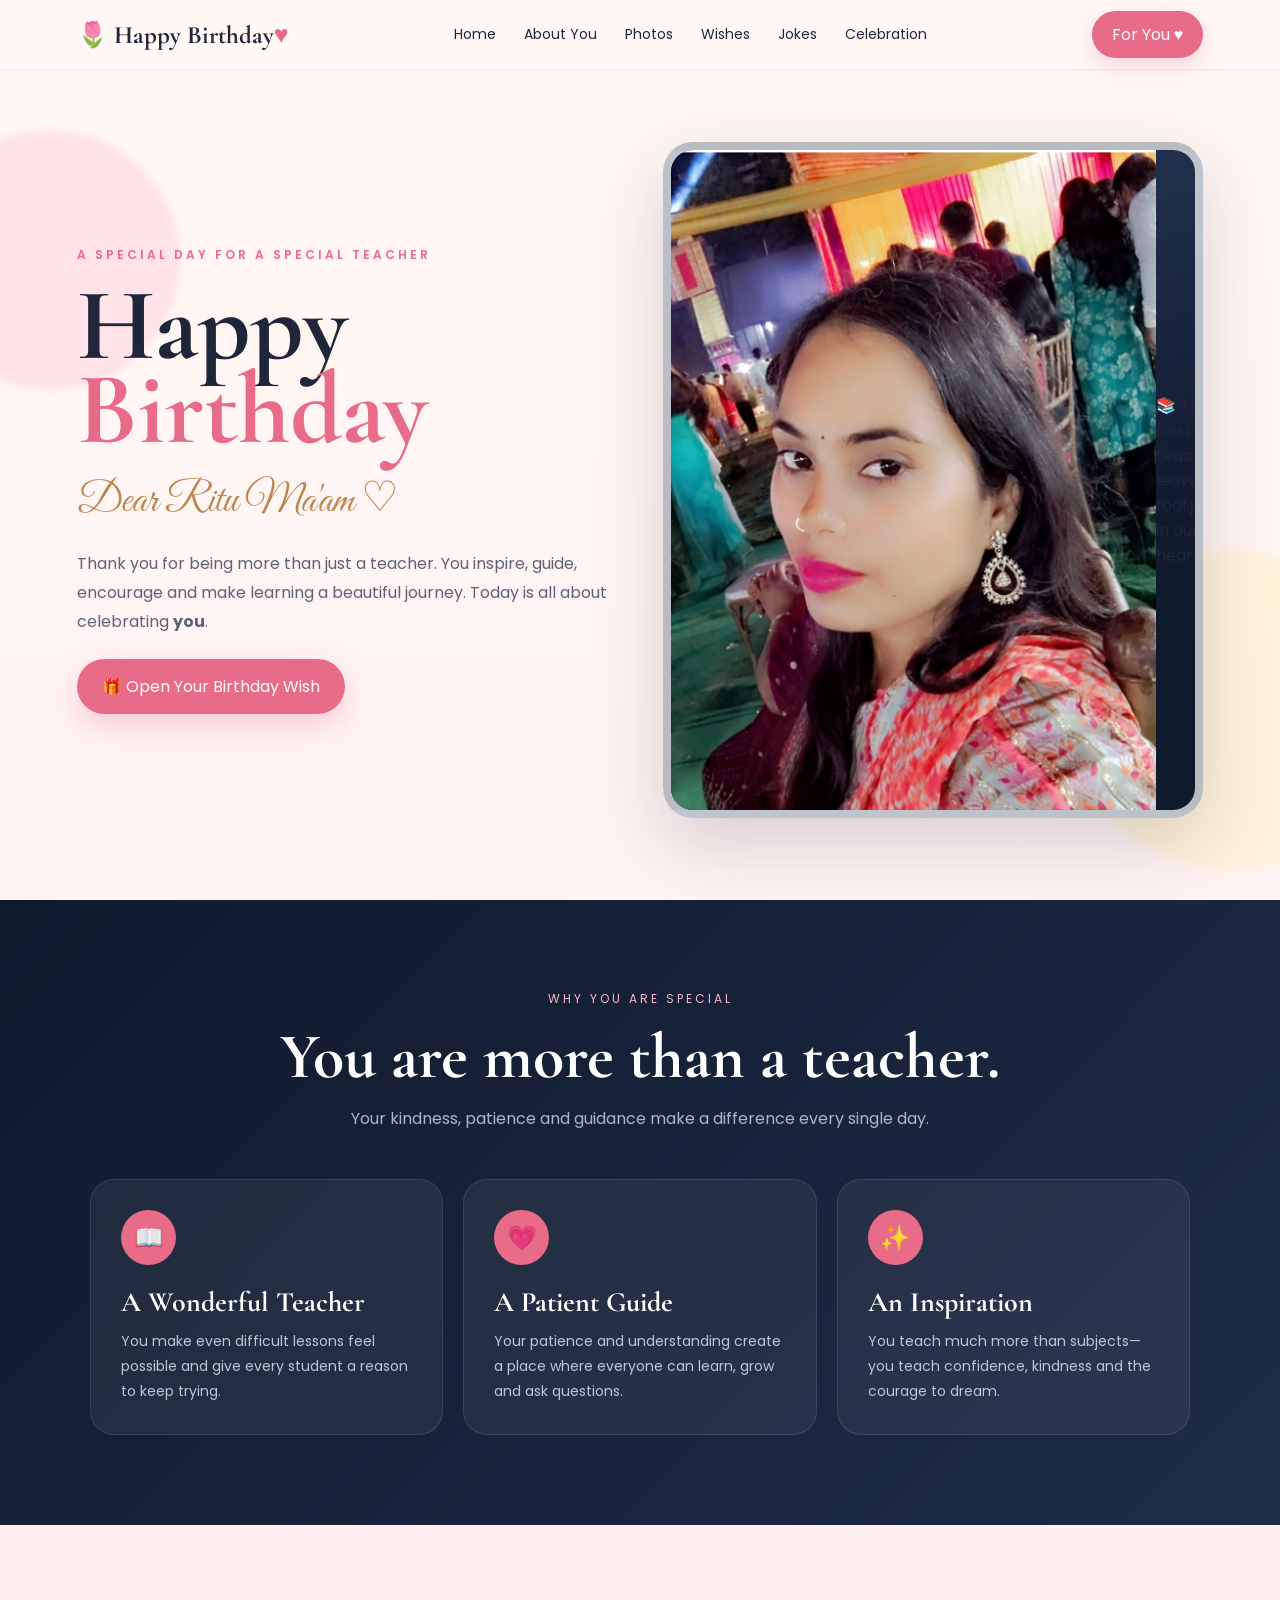
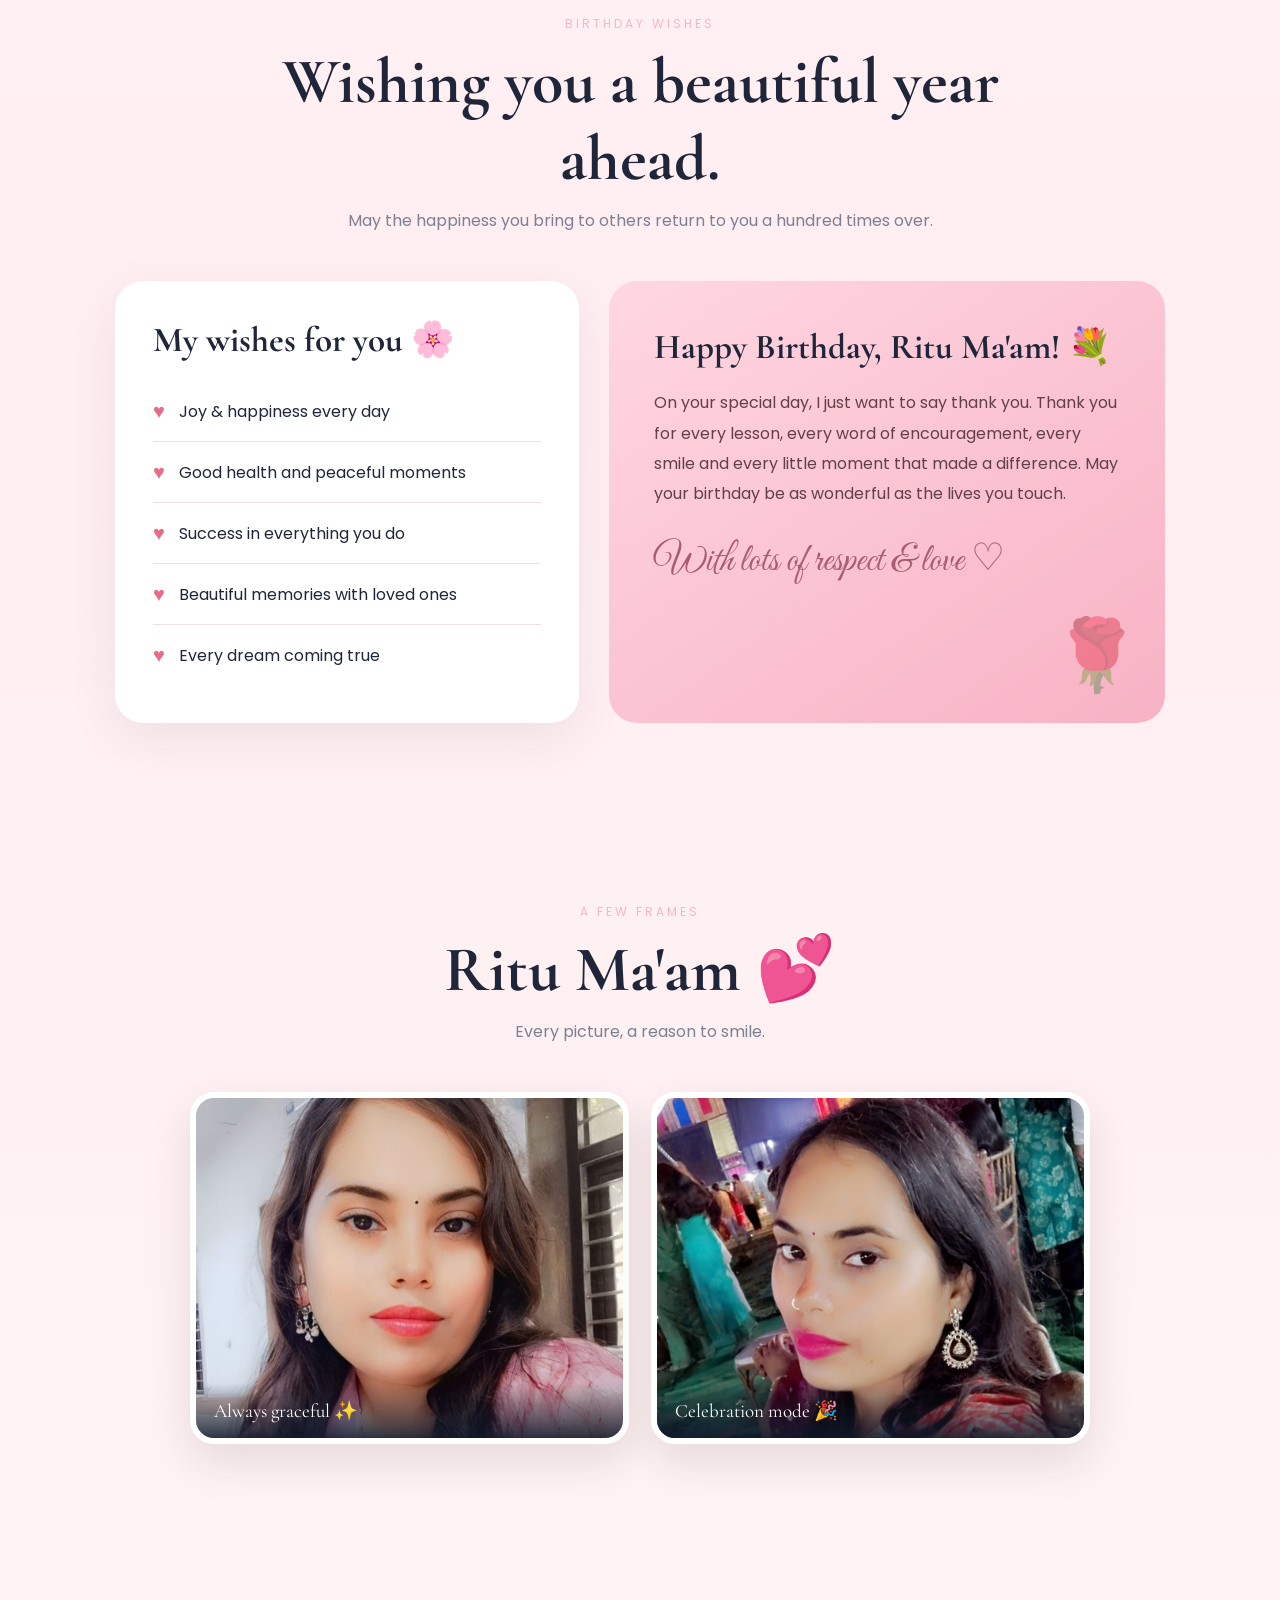
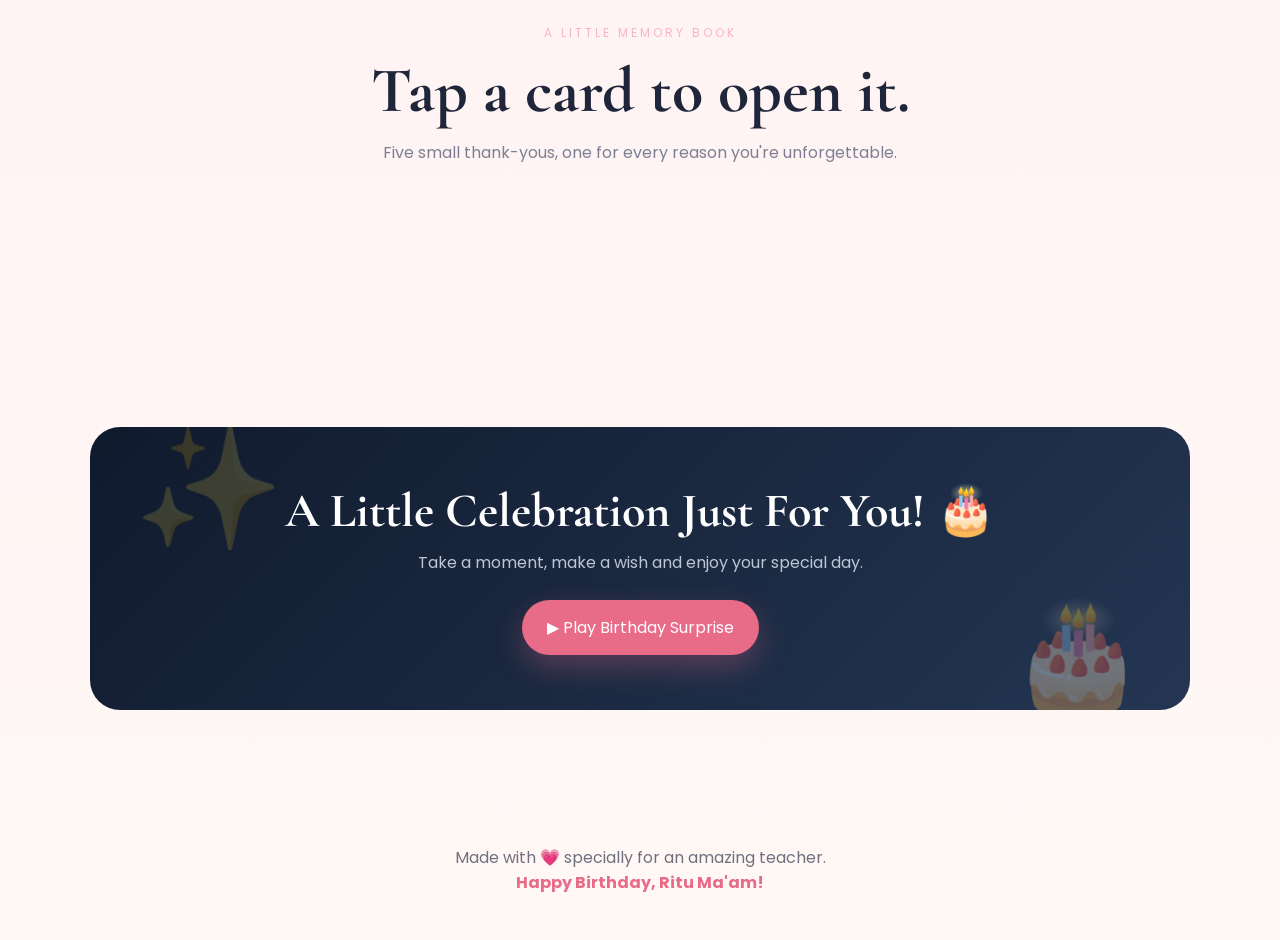
<file: index.html/index.html>
<!DOCTYPE html>
<html lang="en">
<head>
<meta charset="UTF-8">
<meta name="viewport" content="width=device-width, initial-scale=1.0">
<title>Happy Birthday, Ritu Ma'am! 💗</title>
<meta name="description" content="A special birthday celebration for an amazing teacher.">
<style>
@import url('https://fonts.googleapis.com/css2?family=Cormorant+Garamond:wght@500;600;700&family=Great+Vibes&family=Poppins:wght@400;500;600;700&display=swap');

:root{
  --navy:#101a2d;
  --navy2:#17243b;
  --pink:#e86b88;
  --pink2:#f7b6c5;
  --cream:#fff8f5;
  --gold:#d9ae6b;
  --text:#20263a;
}

*{box-sizing:border-box;margin:0;padding:0}
html{scroll-behavior:smooth}
body{
  font-family:Poppins,sans-serif;
  color:var(--text);
  background:linear-gradient(180deg,#fff8f5,#ffeef2 48%,#fff8f5);
  overflow-x:hidden;
}
a{text-decoration:none;color:inherit}
:focus-visible{outline:2px solid var(--pink);outline-offset:3px}

/* ---------- ambient balloons ---------- */
.balloon-field{position:fixed;inset:0;pointer-events:none;z-index:1;overflow:hidden}
.balloon{
  position:absolute;bottom:-140px;width:46px;height:58px;border-radius:50% 50% 50% 50%/58% 58% 42% 42%;
  opacity:.5;animation:rise linear infinite;
}
.balloon:after{content:"";position:absolute;left:50%;top:100%;width:1px;height:38px;background:rgba(120,90,70,.35);transform:translateX(-50%)}
@keyframes rise{
  0%{transform:translateY(0) translateX(0) rotate(-4deg)}
  50%{transform:translateY(-55vh) translateX(30px) rotate(4deg)}
  100%{transform:translateY(-115vh) translateX(-20px) rotate(-4deg)}
}

nav{
  position:fixed;top:0;left:0;right:0;z-index:20;
  height:70px;padding:0 6%;
  display:flex;align-items:center;justify-content:space-between;
  background:rgba(255,248,245,.82);
  backdrop-filter:blur(18px);
  border-bottom:1px solid rgba(217,174,107,.22);
}
.logo{
  font-family:"Cormorant Garamond",serif;font-size:25px;font-weight:700;
}
.logo span{color:var(--pink)}
.navlinks{display:flex;gap:28px;font-size:14px}
.navlinks a{transition:.25s;position:relative}
.navlinks a:hover{color:var(--pink)}
.navbtn{
  background:var(--pink);color:white;padding:11px 20px;border-radius:30px;
  box-shadow:0 8px 25px rgba(232,107,136,.25);
}

.hero{
  min-height:100vh;padding:120px 6% 60px;
  display:grid;grid-template-columns:1fr 1fr;align-items:center;gap:45px;
  position:relative;z-index:2;
}
.hero:before,.hero:after{
  content:"";position:absolute;border-radius:50%;filter:blur(3px);opacity:.55;z-index:-1
}
.hero:before{width:260px;height:260px;background:#ffd3df;left:-80px;top:130px}
.hero:after{width:320px;height:320px;background:#fff0c9;right:-110px;bottom:30px}

.kicker{color:var(--pink);font-weight:600;letter-spacing:3px;text-transform:uppercase;font-size:12px}
h1{
  font-family:"Cormorant Garamond",serif;
  font-size:clamp(64px,8vw,112px);line-height:.82;margin:20px 0;
}
h1 span{color:var(--pink)}
.script{font-family:"Great Vibes",cursive;color:#bd8750;font-size:42px}
.hero p{max-width:560px;margin:22px 0;color:#5f6372;line-height:1.8}
.cta{
  display:inline-flex;gap:10px;align-items:center;
  background:var(--pink);color:white;padding:15px 25px;border-radius:35px;
  box-shadow:0 12px 30px rgba(232,107,136,.3);
  transition:.25s;cursor:pointer;border:0;font:inherit
}
.cta:hover{transform:translateY(-3px);box-shadow:0 16px 35px rgba(232,107,136,.38)}

/* ---------- hero photo card ---------- */
.hero-card{
  position:relative;border-radius:30px;overflow:hidden;
  box-shadow:0 25px 70px rgba(40,35,50,.18);
  border:8px solid rgba(255,255,255,.7);
  aspect-ratio:4/5;
  background:linear-gradient(160deg,#2a3a5c,#101a2d 65%);
  display:flex;align-items:center;justify-content:center;
}
.hero-card svg{width:100%;height:100%}
.hero-card img{width:100%;height:100%;object-fit:cover;object-position:center 18%;display:block}

/* ---------- photo gallery ---------- */
.gallery{
  max-width:900px;margin:auto;display:grid;grid-template-columns:1fr 1fr;gap:22px
}
.gallery figure{
  margin:0;border-radius:24px;overflow:hidden;position:relative;
  box-shadow:0 18px 45px rgba(50,35,45,.12);border:6px solid #fff;
  transition:.35s
}
.gallery figure:hover{transform:translateY(-6px) rotate(-1deg)}
.gallery figure:nth-child(2):hover{transform:translateY(-6px) rotate(1deg)}
.gallery img{width:100%;height:340px;object-fit:cover;display:block}
.gallery figcaption{
  position:absolute;bottom:0;left:0;right:0;padding:16px 18px;
  background:linear-gradient(0deg,rgba(16,26,45,.85),transparent);
  color:#fff;font-family:"Cormorant Garamond",serif;font-size:19px
}
@media(max-width:700px){.gallery{grid-template-columns:1fr}}


/* ---------- Small phones ---------- */

@media (max-width: 380px) {

  #jokes .section-title h2 {
    font-size: 31px;
  }

  #jokes .joke-box {
    padding: 28px 16px;
  }

  #jokes .joke-box p {
    font-size: 20px;
  }
}

/* ---------- Reduced motion ---------- */

@media (prefers-reduced-motion: reduce) {

  #jokes *,
  #jokes *::before,
  #jokes *::after {
    animation: none !important;
    transition: none !important;
  }

  #jokes .reveal {
    opacity: 1;
    transform: none;
  }
}
.section{padding:90px 6%;position:relative;z-index:2}
.dark{
  background:linear-gradient(135deg,var(--navy),#1e2c46);
  color:white;
}
.section-title{text-align:center;max-width:760px;margin:0 auto 45px}
.section-title .small{color:var(--pink2);letter-spacing:3px;text-transform:uppercase;font-size:12px}
.section-title h2{
  font-family:"Cormorant Garamond",serif;font-size:clamp(42px,5vw,64px);margin:10px 0
}
.section-title p{color:#aeb6c6;line-height:1.8}
.section:not(.dark) .section-title p{color:#7c8092}

.reveal{opacity:0;transform:translateY(28px);transition:opacity .7s ease, transform .7s ease}
.reveal.in{opacity:1;transform:translateY(0)}

.cards{
  max-width:1100px;margin:auto;display:grid;
  grid-template-columns:repeat(3,1fr);gap:20px
}
.card{
  padding:30px;border-radius:24px;
  background:rgba(255,255,255,.06);
  border:1px solid rgba(255,255,255,.1);
  transition:.3s
}
.card:hover{transform:translateY(-8px);background:rgba(255,255,255,.1)}
.icon{
  width:55px;height:55px;border-radius:50%;display:grid;place-items:center;
  background:var(--pink);font-size:24px;margin-bottom:20px
}
.card h3{font-family:"Cormorant Garamond",serif;font-size:28px;margin-bottom:10px}
.card p{color:#bfc6d4;line-height:1.8;font-size:14px}

.wishes{
  max-width:1050px;margin:auto;display:grid;grid-template-columns:1fr 1.2fr;
  gap:30px;align-items:stretch
}
.wish-list{
  background:white;border-radius:28px;padding:38px;
  box-shadow:0 15px 50px rgba(50,35,45,.08)
}
.wish-list h3,.note h3{
  font-family:"Cormorant Garamond",serif;font-size:35px;margin-bottom:20px
}
.wish{
  display:flex;gap:14px;align-items:center;padding:15px 0;
  border-bottom:1px solid #f2dfe4
}
.wish:last-child{border-bottom:0}
.heart{color:var(--pink);font-size:20px}
.note{
  background:linear-gradient(145deg,#ffd7e1,#f7b2c4);
  border-radius:28px;padding:45px;position:relative;overflow:hidden
}
.note:after{content:"🌹";position:absolute;right:25px;bottom:15px;font-size:70px;opacity:.35}
.note p{line-height:1.9;color:#633f4a}
.signature{font-family:"Great Vibes";font-size:38px;color:#a85c70;margin-top:25px}

/* ---------- memory book (flip cards, new signature element) ---------- */
.memory-strip{
  max-width:1100px;margin:0 auto;display:flex;gap:20px;overflow-x:auto;
  padding:10px 4px 24px;scroll-snap-type:x mandatory
}
.memory-strip::-webkit-scrollbar{height:6px}
.memory-strip::-webkit-scrollbar-thumb{background:var(--pink2);border-radius:10px}
.mem-card{
  flex:0 0 220px;height:280px;scroll-snap-align:start;perspective:1200px;cursor:pointer
}
.mem-inner{
  position:relative;width:100%;height:100%;transition:transform .6s;transform-style:preserve-3d
}
.mem-card.flipped .mem-inner{transform:rotateY(180deg)}
.mem-face{
  position:absolute;inset:0;border-radius:22px;backface-visibility:hidden;
  display:flex;flex-direction:column;align-items:center;justify-content:center;
  padding:22px;text-align:center;box-shadow:0 15px 40px rgba(50,35,45,.12)
}
.mem-front{background:linear-gradient(150deg,#fff,#ffeef2);border:1px solid #f6dbe3}
.mem-front .num{font-family:"Cormorant Garamond",serif;font-size:15px;color:var(--pink);letter-spacing:2px}
.mem-front .emoji{font-size:44px;margin:14px 0}
.mem-front .tap{font-size:11px;color:#9a94a0;text-transform:uppercase;letter-spacing:2px}
.mem-back{background:linear-gradient(150deg,var(--navy),#25365a);color:#e9edf5;transform:rotateY(180deg)}
.mem-back p{font-size:14px;line-height:1.7}

.celebrate{
  max-width:1100px;margin:auto;border-radius:30px;padding:55px;
  background:linear-gradient(135deg,#101a2d,#243653);
  color:white;text-align:center;position:relative;overflow:hidden
}
.celebrate:before{
  content:"✨";position:absolute;font-size:120px;left:4%;top:-30px;opacity:.18
}
.celebrate:after{
  content:"🎂";position:absolute;font-size:110px;right:4%;bottom:-30px;opacity:.35
}
.celebrate h2{font-family:"Cormorant Garamond";font-size:48px}
.celebrate p{color:#bdc6d4;margin:10px 0 25px}

footer{text-align:center;padding:45px 20px;color:#6f7180;position:relative;z-index:2}
footer strong{color:var(--pink)}

.modal{
  position:fixed;inset:0;background:rgba(7,12,22,.78);
  display:none;align-items:center;justify-content:center;z-index:50;
  padding:20px;backdrop-filter:blur(8px)
}
.modal.show{display:flex}
.modal-box{
  max-width:520px;width:100%;background:var(--cream);border-radius:30px;
  padding:42px;text-align:center;box-shadow:0 30px 100px rgba(0,0,0,.35);
  animation:pop .45s ease
}
.modal-box .big{font-size:60px}
.modal-box h2{font-family:"Cormorant Garamond";font-size:45px;margin:10px 0}
.modal-box p{line-height:1.8;color:#666}
.close{margin-top:22px;background:var(--navy);color:white;border:0;padding:12px 24px;border-radius:25px;cursor:pointer}

canvas#confetti-canvas{position:fixed;inset:0;z-index:60;pointer-events:none}

@keyframes pop{from{transform:scale(.8);opacity:0}to{transform:scale(1);opacity:1}}

@media(max-width:850px){
  .navlinks{display:none}
  .hero{grid-template-columns:1fr;padding-top:110px}
  .cards{grid-template-columns:1fr}
  .wishes{grid-template-columns:1fr}
  .hero-card{order:-1}
  h1{font-size:72px}
}

@media (prefers-reduced-motion: reduce){
  *{animation-duration:.001ms !important;animation-iteration-count:1 !important;transition-duration:.001ms !important}
}

/* ================= RESPONSIVE FIX ================= */

html, body {
  width: 100%;
  max-width: 100%;
  overflow-x: hidden;
}

img, svg, canvas {
  max-width: 100%;
}

button, a {
  -webkit-tap-highlight-color: transparent;
}

nav {
  min-height: 70px;
}

.navbtn {
  white-space: nowrap;
}

.hero-card {
  width: 100%;
}

.hero-card .floating {
  max-width: 90%;
}

/* Tablet */
@media (max-width: 1024px) {
  nav {
    padding: 0 4%;
  }

  .navlinks {
    gap: 16px;
    font-size: 13px;
  }

  .navbtn {
    padding: 10px 15px;
  }

  .hero,
  .section {
    padding-left: 5%;
    padding-right: 5%;
  }

  .hero {
    gap: 30px;
  }

  .hero-card {
    max-width: 480px;
    margin-inline: auto;
  }

  .cards {
    grid-template-columns: repeat(2, minmax(0, 1fr));
  }

  .cards .card:last-child {
    grid-column: 1 / -1;
  }

  .wishes {
    grid-template-columns: 1fr;
    max-width: 850px;
  }

  .gallery {
    max-width: 850px;
  }

  .celebrate {
    padding: 45px 30px;
  }
}

/* Mobile */
@media (max-width: 850px) {
  nav {
    height: auto;
    min-height: 64px;
    padding: 12px 5%;
    gap: 12px;
  }

  .logo {
    font-size: 21px;
  }

  .navlinks {
    display: none;
  }

  .navbtn {
    font-size: 12px;
    padding: 9px 14px;
  }

  .hero {
    min-height: auto;
    grid-template-columns: 1fr;
    padding-top: 105px;
    padding-bottom: 55px;
    text-align: center;
  }

  .hero > div:first-child {
    order: 2;
  }

  .hero-card {
    order: 1;
    width: min(100%, 430px);
    margin: 0 auto;
    aspect-ratio: 4 / 5;
  }

  .kicker {
    letter-spacing: 2px;
    font-size: 10px;
  }

  h1 {
    font-size: clamp(58px, 17vw, 82px);
    line-height: .85;
  }

  .script {
    font-size: clamp(32px, 10vw, 44px);
  }

  .hero p {
    margin: 18px auto 22px;
    max-width: 650px;
    font-size: 14px;
    line-height: 1.7;
  }

  .cta {
    max-width: 100%;
    justify-content: center;
    padding: 13px 18px;
    font-size: 13px;
  }

  .section {
    padding: 65px 5%;
  }

  .section-title {
    margin-bottom: 32px;
  }

  .section-title h2 {
    font-size: clamp(36px, 10vw, 52px);
    line-height: 1;
  }

  .section-title p {
    font-size: 14px;
    line-height: 1.7;
  }

  .cards {
    grid-template-columns: 1fr;
    gap: 16px;
  }

  .cards .card:last-child {
    grid-column: auto;
  }

  .card {
    padding: 24px;
  }

  .card h3 {
    font-size: 26px;
  }

  .wishes {
    gap: 18px;
  }

  .wish-list,
  .note {
    padding: 26px 22px;
    border-radius: 22px;
  }

  .wish-list h3,
  .note h3 {
    font-size: 30px;
  }

  .wish {
    align-items: flex-start;
    line-height: 1.5;
    font-size: 14px;
  }

  .signature {
    font-size: 32px;
  }

  .gallery {
    grid-template-columns: 1fr;
    gap: 16px;
  }

  .gallery figure {
    border-width: 4px;
  }

  .gallery img {
    height: auto;
    aspect-ratio: 4 / 3;
  }

  .gallery figcaption {
    padding: 13px 15px;
    font-size: 17px;
  }

  .memory-strip {
    gap: 14px;
    padding-bottom: 18px;
    scroll-padding-left: 4px;
  }

  .mem-card {
    flex-basis: min(78vw, 260px);
    height: 300px;
  }

  .celebrate {
    padding: 42px 20px;
    border-radius: 24px;
  }

  .celebrate h2 {
    font-size: clamp(34px, 9vw, 48px);
    line-height: 1;
  }

  .celebrate p {
    font-size: 14px;
    line-height: 1.7;
  }

  .modal {
    padding: 14px;
  }

  .modal-box {
    padding: 30px 20px;
    border-radius: 24px;
    max-height: 90vh;
    overflow-y: auto;
  }

  .modal-box .big {
    font-size: 48px;
  }

  .modal-box h2 {
    font-size: 36px;
    line-height: 1.05;
  }

  .modal-box p {
    font-size: 14px;
    line-height: 1.7;
  }

  footer {
    padding: 35px 15px;
    font-size: 13px;
    line-height: 1.7;
  }
}

/* Small phones */
@media (max-width: 480px) {
  nav {
    padding: 10px 4%;
  }

  .logo {
    font-size: 18px;
  }

  .navbtn {
    font-size: 11px;
    padding: 8px 12px;
  }

  .hero {
    padding-left: 4%;
    padding-right: 4%;
    padding-top: 92px;
  }

  .hero-card {
    border-width: 5px;
    border-radius: 22px;
  }

  h1 {
    font-size: clamp(52px, 18vw, 72px);
  }

  .hero p {
    font-size: 13px;
  }

  .section {
    padding: 55px 4%;
  }

  .section-title h2 {
    font-size: clamp(32px, 10vw, 44px);
  }

  .section-title .small {
    font-size: 10px;
    letter-spacing: 2px;
  }

  .card {
    padding: 21px;
    border-radius: 20px;
  }

  .icon {
    width: 48px;
    height: 48px;
    font-size: 21px;
    margin-bottom: 15px;
  }

  .card h3 {
    font-size: 24px;
  }

  .card p {
    font-size: 13px;
  }

  .wish-list,
  .note {
    padding: 23px 18px;
  }

  .wish-list h3,
  .note h3 {
    font-size: 27px;
  }

  .note:after {
    font-size: 52px;
    right: 12px;
    bottom: 8px;
  }

  .mem-card {
    flex-basis: 82vw;
    height: 285px;
  }

  .celebrate {
    padding: 36px 16px;
  }

  .celebrate:before {
    font-size: 80px;
  }

  .celebrate:after {
    font-size: 75px;
  }

  .modal-box {
    padding: 25px 17px;
  }

  .modal-box h2 {
    font-size: 31px;
  }
}

/* Very small phones */
@media (max-width: 360px) {
  .logo {
    font-size: 16px;
  }

  .navbtn {
    font-size: 10px;
    padding: 7px 10px;
  }

  h1 {
    font-size: 50px;
  }

  .script {
    font-size: 31px;
  }

  .cta {
    width: 100%;
  }

  .mem-card {
    flex-basis: 86vw;
  }
}

/* Touch devices: remove hover movement */
@media (hover: none) {
  .card:hover,
  .gallery figure:hover,
  .cta:hover {
    transform: none;
  }
}

</style>
</head>
<body>

<div class="balloon-field" id="balloonField" aria-hidden="true"></div>

<nav>
  <div class="logo">🌷 Happy Birthday<span>♥</span></div>
  <div class="navlinks">
    <a href="#home">Home</a>
    <a href="#about">About You</a>
    <a href="#gallery">Photos</a>
    <a href="#wishes">Wishes</a>
    <a href="#jokes">Jokes</a>
    <a href="#celebrate">Celebration</a>
  </div>
  <a class="navbtn" href="#wishes">For You ♥</a>
</nav>

<main id="home">
<section class="hero">
  <div>
    <div class="kicker">A special day for a special teacher</div>
    <h1>Happy<br><span>Birthday</span></h1>
    <div class="script">Dear Ritu Ma'am ♡</div>
    <p>
      Thank you for being more than just a teacher.
      You inspire, guide, encourage and make learning a beautiful journey.
      Today is all about celebrating <strong>you</strong>.
    </p>
    <button class="cta" onclick="openWish()">🎁 Open Your Birthday Wish</button>
  </div>

  <div class="hero-card">
    <img src="images/ritu-2.jpeg" alt="Ritu Ma'am">
    <div class="floating">📚 The best teachers leave footprints in our hearts.</div>
  </div>
</section>

<section class="section dark" id="about">
  <div class="section-title reveal">
    <div class="small">Why you are special</div>
    <h2>You are more than a teacher.</h2>
    <p>Your kindness, patience and guidance make a difference every single day.</p>
  </div>

  <div class="cards">
    <div class="card reveal">
      <div class="icon">📖</div>
      <h3>A Wonderful Teacher</h3>
      <p>You make even difficult lessons feel possible and give every student a reason to keep trying.</p>
    </div>
    <div class="card reveal">
      <div class="icon">💗</div>
      <h3>A Patient Guide</h3>
      <p>Your patience and understanding create a place where everyone can learn, grow and ask questions.</p>
    </div>
    <div class="card reveal">
      <div class="icon">✨</div>
      <h3>An Inspiration</h3>
      <p>You teach much more than subjects—you teach confidence, kindness and the courage to dream.</p>
    </div>
  </div>
</section>

<section class="section" id="wishes">
  <div class="section-title reveal">
    <div class="small">Birthday wishes</div>
    <h2>Wishing you a beautiful year ahead.</h2>
    <p>May the happiness you bring to others return to you a hundred times over.</p>
  </div>

  <div class="wishes">
    <div class="wish-list reveal">
      <h3>My wishes for you 🌸</h3>
      <div class="wish"><span class="heart">♥</span> Joy & happiness every day</div>
      <div class="wish"><span class="heart">♥</span> Good health and peaceful moments</div>
      <div class="wish"><span class="heart">♥</span> Success in everything you do</div>
      <div class="wish"><span class="heart">♥</span> Beautiful memories with loved ones</div>
      <div class="wish"><span class="heart">♥</span> Every dream coming true</div>
    </div>

    <div class="note reveal">
      <h3>Happy Birthday, Ritu Ma'am! 💐</h3>
      <p>
        On your special day, I just want to say thank you.
        Thank you for every lesson, every word of encouragement,
        every smile and every little moment that made a difference.
        May your birthday be as wonderful as the lives you touch.
      </p>
      <div class="signature">With lots of respect & love ♡</div>
    </div>
  </div>
</section>

<section class="section" id="gallery">
  <div class="section-title reveal">
    <div class="small">A few frames</div>
    <h2>Ritu Ma'am 💕</h2>
    <p>Every picture, a reason to smile.</p>
  </div>
  <div class="gallery">
    <figure class="reveal">
      <img src="images/ritu-1.jpeg" alt="Ritu Ma'am smiling">
      <figcaption>Always graceful ✨</figcaption>
    </figure>
    <figure class="reveal">
      <img src="images/ritu-2.jpeg" alt="Ritu Ma'am at a celebration">
      <figcaption>Celebration mode 🎉</figcaption>
    </figure>
  </div>
</section>

 


<section class="section" id="memories">
  <div class="section-title reveal">
    <div class="small">A little memory book</div>
    <h2>Tap a card to open it.</h2>
    <p>Five small thank-yous, one for every reason you're unforgettable.</p>
  </div>
  <div class="memory-strip" id="memoryStrip"></div>
</section>

<section class="section" id="celebrate">
  <div class="celebrate reveal">
    <h2>A Little Celebration Just For You! 🎂</h2>
    <p>Take a moment, make a wish and enjoy your special day.</p>
    <button class="cta" onclick="openWish()">▶ Play Birthday Surprise</button>
  </div>
</section>
</main>

<footer>
  Made with 💗 specially for an amazing teacher.<br>
  <strong>Happy Birthday, Ritu Ma'am!</strong>
</footer>

<div class="modal" id="modal" onclick="if(event.target===this)closeWish()">
  <div class="modal-box">
    <div class="big">🎂🌷✨</div>
    <h2>Happy Birthday, Ritu Ma'am!</h2>
    <p>
      May your day be filled with smiles, flowers, wonderful memories
      and all the happiness you deserve. Thank you for being the light
      that guides us. 💗
    </p>
    <button class="close" onclick="closeWish()">Close ♥</button>
  </div>
</div>

<canvas id="confetti-canvas"></canvas>

<script>
/* ---------------- modal + confetti (canvas based, smooth) ---------------- */
const canvas = document.getElementById('confetti-canvas');
const ctx = canvas.getContext('2d');
function resizeCanvas(){canvas.width=innerWidth;canvas.height=innerHeight}
resizeCanvas();
addEventListener('resize',resizeCanvas);

let particles=[];
const colors=['#e86b88','#d9ae6b','#8f9bb2','#ffffff','#f7b6c5'];
const shapes=['♥','✦','•','🌸'];

function spawnConfetti(count=90){
  for(let i=0;i<count;i++){
    particles.push({
      x:Math.random()*canvas.width,
      y:-20-Math.random()*200,
      vx:(Math.random()-.5)*2,
      vy:2+Math.random()*3,
      rot:Math.random()*360,
      vr:(Math.random()-.5)*8,
      size:10+Math.random()*14,
      color:colors[Math.floor(Math.random()*colors.length)],
      shape:shapes[Math.floor(Math.random()*shapes.length)],
      life:0,
      maxLife:220+Math.random()*140
    });
  }
  if(!animating){animating=true;requestAnimationFrame(tick)}
}

let animating=false;
function tick(){
  ctx.clearRect(0,0,canvas.width,canvas.height);
  particles.forEach(p=>{
    p.x+=p.vx;p.y+=p.vy;p.rot+=p.vr;p.life++;
    ctx.save();
    ctx.translate(p.x,p.y);
    ctx.rotate(p.rot*Math.PI/180);
    ctx.globalAlpha=Math.max(0,1-p.life/p.maxLife);
    ctx.fillStyle=p.color;
    ctx.font=p.size+'px sans-serif';
    ctx.textAlign='center';
    ctx.fillText(p.shape,0,0);
    ctx.restore();
  });
  particles=particles.filter(p=>p.life<p.maxLife && p.y<canvas.height+40);
  if(particles.length>0){
    requestAnimationFrame(tick);
  }else{
    animating=false;
    ctx.clearRect(0,0,canvas.width,canvas.height);
  }
}

function openWish(){
  document.getElementById('modal').classList.add('show');
  spawnConfetti(100);
}
function closeWish(){
  document.getElementById('modal').classList.remove('show');
}
document.addEventListener('keydown',e=>{if(e.key==='Escape')closeWish()});

/* ---------------- ambient floating balloons ---------------- */
const balloonField=document.getElementById('balloonField');
const balloonColors=['#e86b88','#f7b6c5','#d9ae6b','#8fae7c'];
function makeBalloon(){
  const b=document.createElement('div');
  b.className='balloon';
  const left=Math.random()*100;
  const dur=14+Math.random()*10;
  const size=34+Math.random()*26;
  b.style.left=left+'vw';
  b.style.width=size+'px';
  b.style.height=(size*1.25)+'px';
  b.style.background=balloonColors[Math.floor(Math.random()*balloonColors.length)];
  b.style.animationDuration=dur+'s';
  balloonField.appendChild(b);
  setTimeout(()=>b.remove(),dur*1000);
}
for(let i=0;i<6;i++) setTimeout(makeBalloon,i*1800);
setInterval(makeBalloon,3200);

/* ---------------- scroll reveal ---------------- */
const io=new IntersectionObserver((entries)=>{
  entries.forEach(e=>{ if(e.isIntersecting){ e.target.classList.add('in'); io.unobserve(e.target); } });
},{threshold:.15});
document.querySelectorAll('.reveal').forEach(el=>io.observe(el));

/* ---------------- jokes ---------------- */

function showJoke() {

  jokeText.classList.remove("joke-change");

  void jokeText.offsetWidth;

  jokeText.classList.add("joke-change");

  jokeText.textContent = jokes[currentJoke];

  jokeNum.textContent = currentJoke + 1;
}


/* =====================================
   NEXT JOKE
===================================== */

function nextJoke() {

  currentJoke++;

  if (currentJoke >= jokes.length) {
    currentJoke = 0;
  }

  showJoke();
}


/* =====================================
   PREVIOUS JOKE
===================================== */

function prevJoke() {

  currentJoke--;

  if (currentJoke < 0) {
    currentJoke = jokes.length - 1;
  }

  showJoke();
}


/* =====================================
   BUTTON CLICK
===================================== */

nextBtn.addEventListener("click", nextJoke);

previousBtn.addEventListener("click", prevJoke);


/* =====================================
   KEYBOARD
===================================== */

document.addEventListener("keydown", function(event) {

  if (event.key === "ArrowRight") {
    nextJoke();
  }

  if (event.key === "ArrowLeft") {
    prevJoke();
  }

});


/* =====================================
   REVEAL ANIMATION
===================================== */

const revealElements =
  document.querySelectorAll(".reveal");

const observer =
  new IntersectionObserver(
    function(entries) {

      entries.forEach(function(entry) {

        if (entry.isIntersecting) {

          entry.target.classList.add("is-visible");

          observer.unobserve(entry.target);
        }

      });

    },
    {
      threshold: 0.15
    }
  );


revealElements.forEach(function(element) {

  observer.observe(element);

});


/* =====================================
   START
===================================== */

showJoke();

/* ---------------- memory book (flip cards) ---------------- */
const memories=[
  {emoji:'📘',text:'Thank you for making even the hardest chapter feel simple.'},
  {emoji:'🌱',text:'Thank you for believing in us before we believed in ourselves.'},
  {emoji:'🕰️',text:'Thank you for the extra minutes you always gave, and never counted.'},
  {emoji:'🎯',text:'Thank you for pushing us gently toward our best work.'},
  {emoji:'🤍',text:'Thank you for simply being you — patient, kind, unforgettable.'}
];
const strip=document.getElementById('memoryStrip');
memories.forEach((m,i)=>{
  const card=document.createElement('div');
  card.className='mem-card';
  card.innerHTML=`
    <div class="mem-inner">
      <div class="mem-face mem-front">
        <div class="num">0${i+1}</div>
        <div class="emoji">${m.emoji}</div>
        <div class="tap">Tap to open</div>
      </div>
      <div class="mem-face mem-back"><p>${m.text}</p></div>
    </div>`;
  card.addEventListener('click',()=>card.classList.toggle('flipped'));
  strip.appendChild(card);
});
</script>
</body>
</html>
</file>
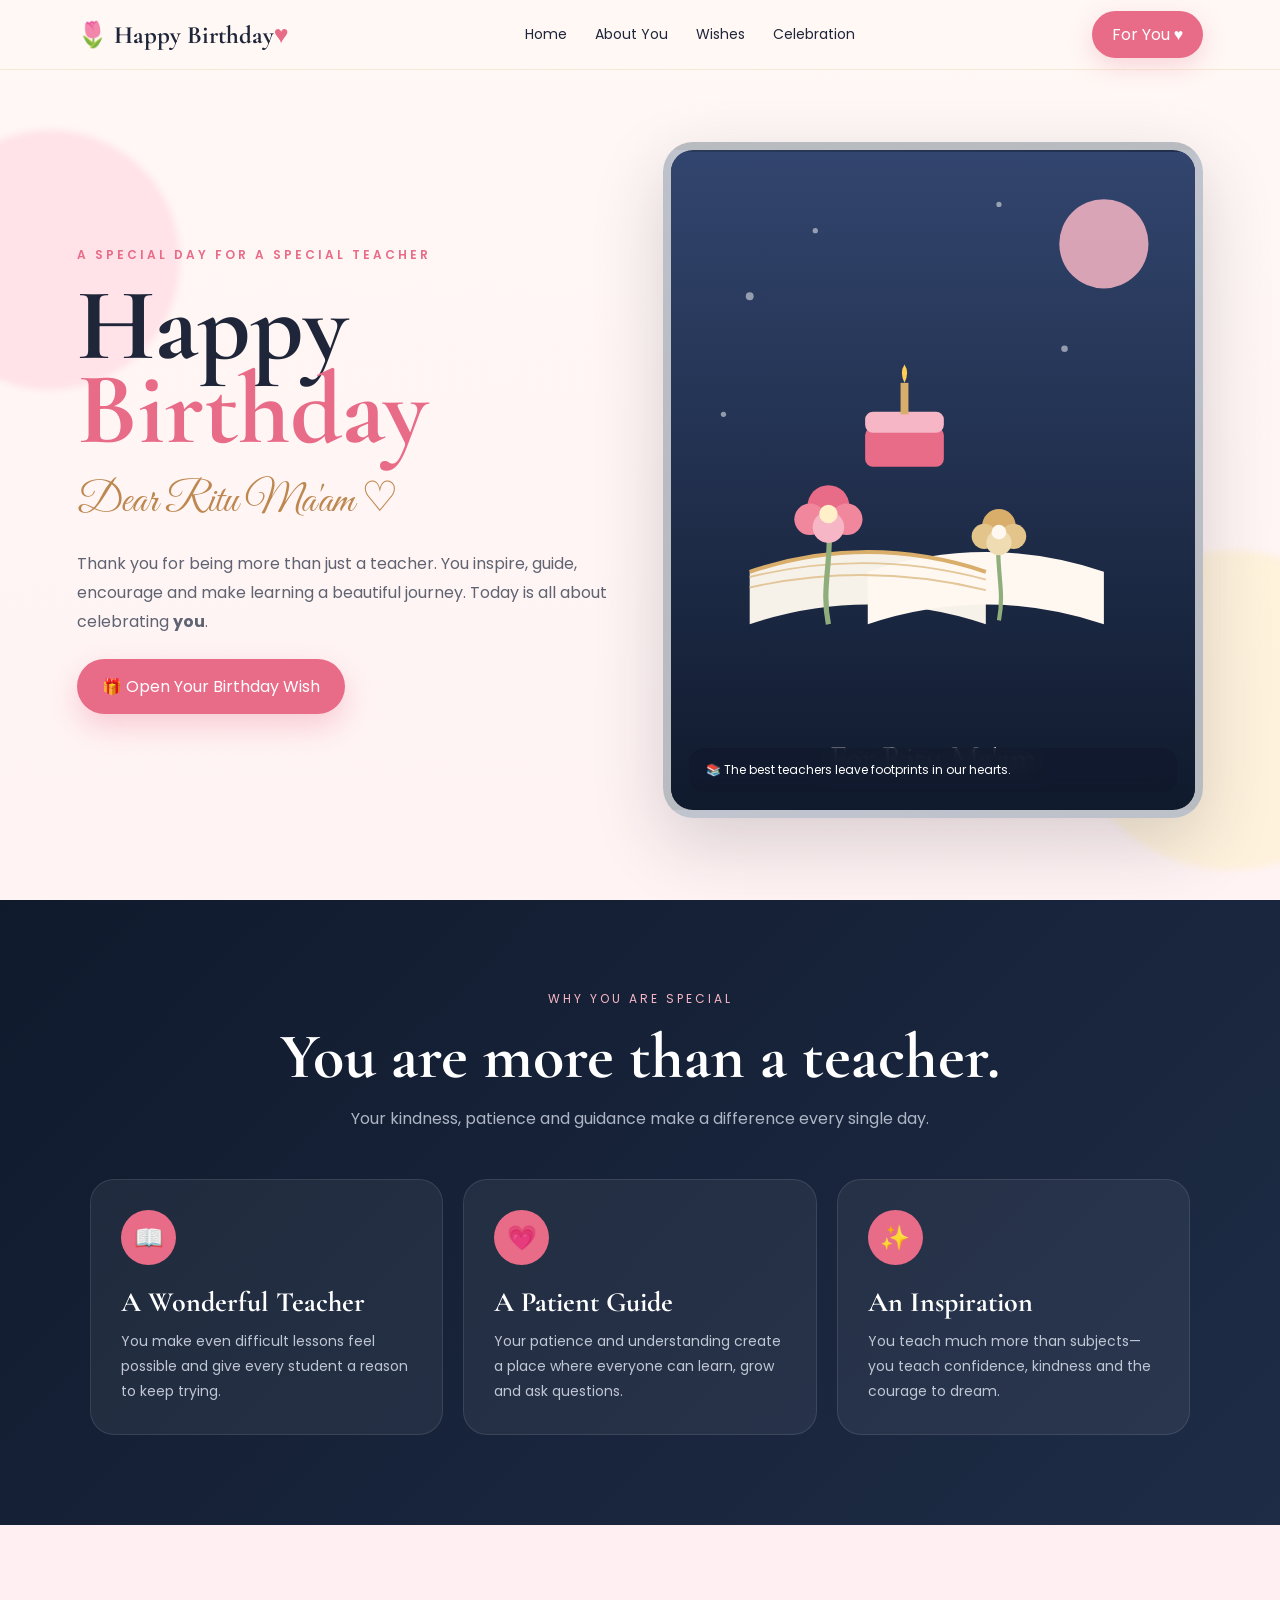
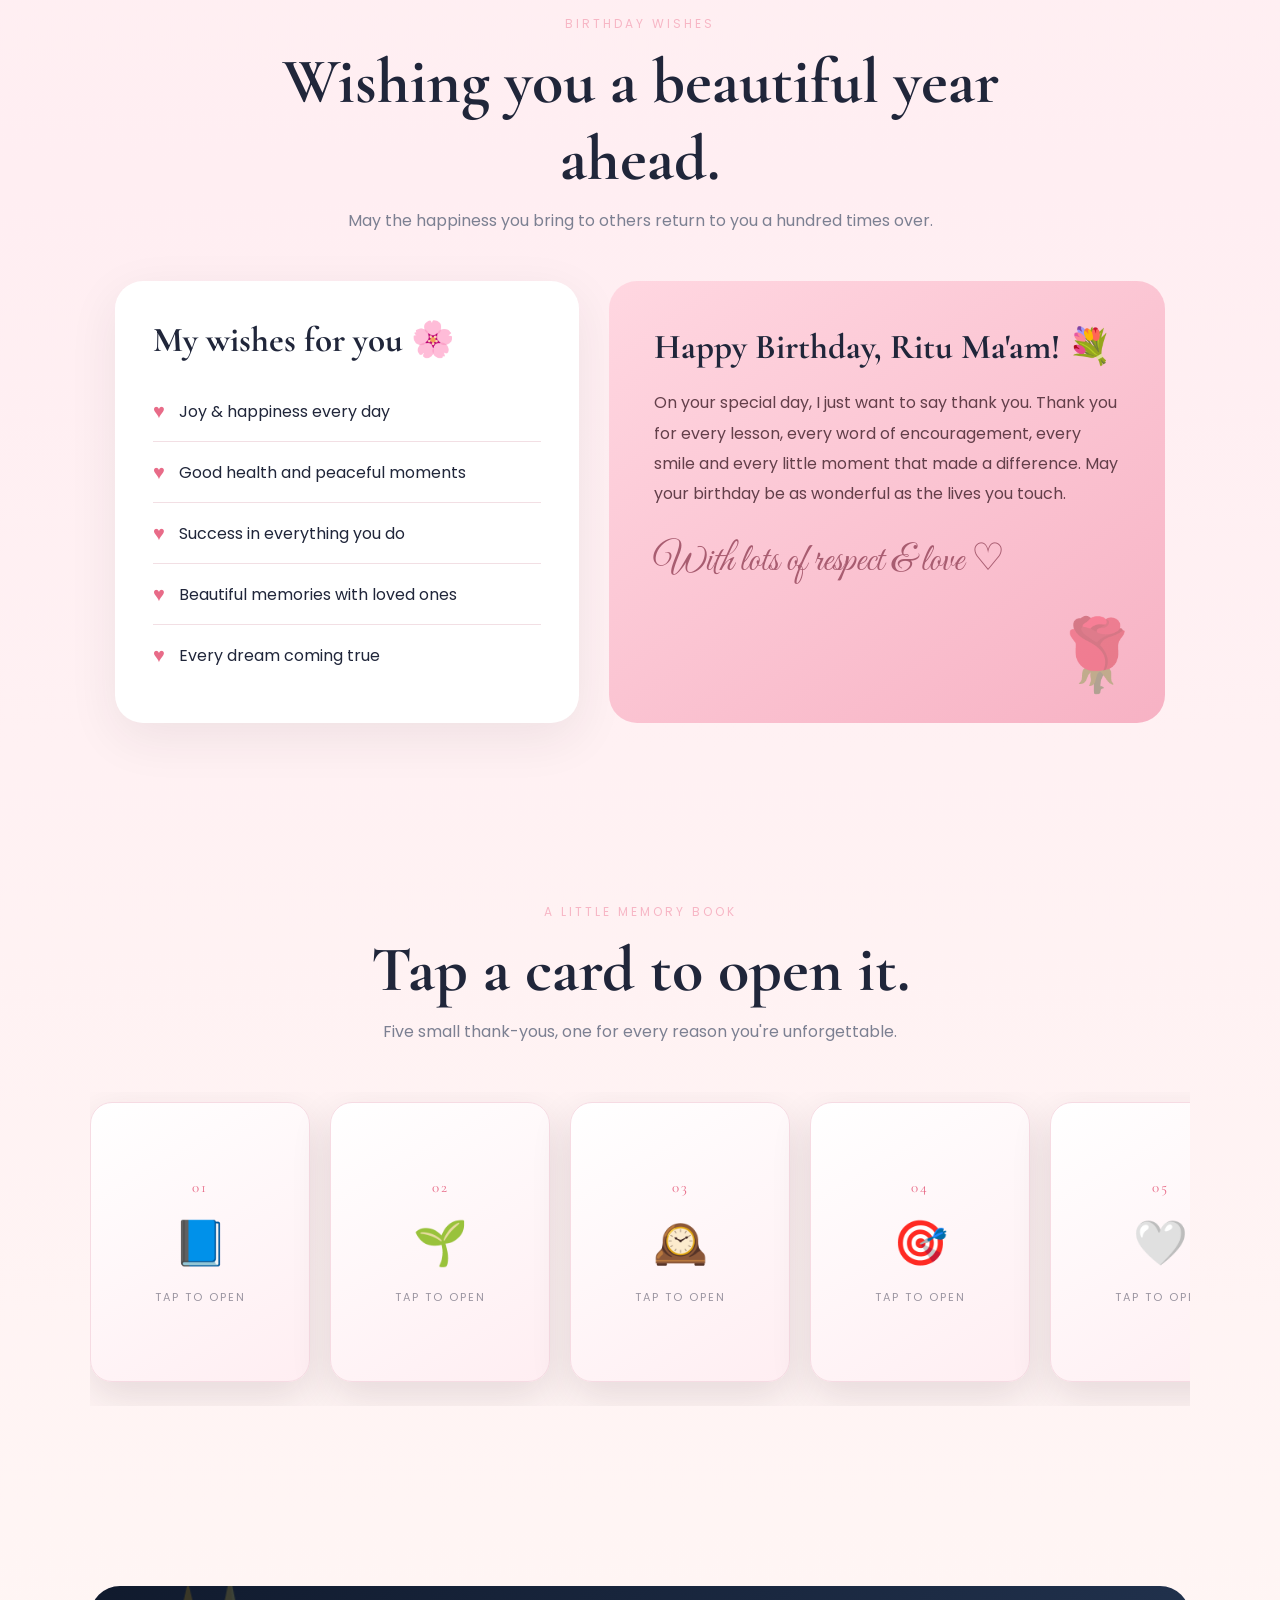
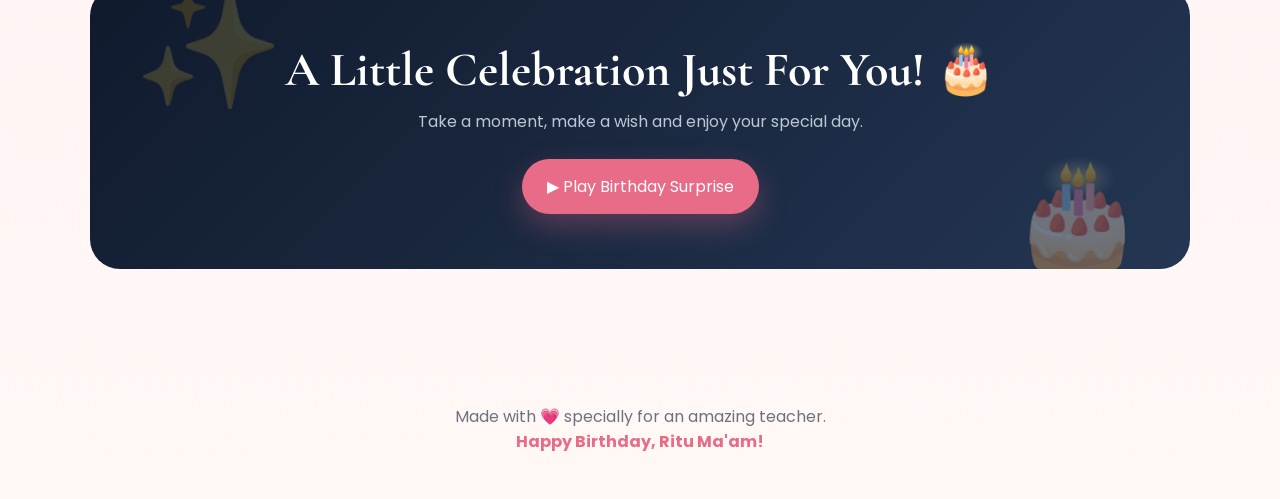
<file: index (6).html>
<!DOCTYPE html>
<html lang="en">
<head>
<meta charset="UTF-8">
<meta name="viewport" content="width=device-width, initial-scale=1.0">
<title>Happy Birthday, Ritu Ma'am! 💗</title>
<meta name="description" content="A special birthday celebration for an amazing teacher.">
<style>
@import url('https://fonts.googleapis.com/css2?family=Cormorant+Garamond:wght@500;600;700&family=Great+Vibes&family=Poppins:wght@400;500;600;700&display=swap');

:root{
  --navy:#101a2d;
  --navy2:#17243b;
  --pink:#e86b88;
  --pink2:#f7b6c5;
  --cream:#fff8f5;
  --gold:#d9ae6b;
  --text:#20263a;
}

*{box-sizing:border-box;margin:0;padding:0}
html{scroll-behavior:smooth}
body{
  font-family:Poppins,sans-serif;
  color:var(--text);
  background:linear-gradient(180deg,#fff8f5,#ffeef2 48%,#fff8f5);
  overflow-x:hidden;
}
a{text-decoration:none;color:inherit}
:focus-visible{outline:2px solid var(--pink);outline-offset:3px}

/* ---------- ambient balloons ---------- */
.balloon-field{position:fixed;inset:0;pointer-events:none;z-index:1;overflow:hidden}
.balloon{
  position:absolute;bottom:-140px;width:46px;height:58px;border-radius:50% 50% 50% 50%/58% 58% 42% 42%;
  opacity:.5;animation:rise linear infinite;
}
.balloon:after{content:"";position:absolute;left:50%;top:100%;width:1px;height:38px;background:rgba(120,90,70,.35);transform:translateX(-50%)}
@keyframes rise{
  0%{transform:translateY(0) translateX(0) rotate(-4deg)}
  50%{transform:translateY(-55vh) translateX(30px) rotate(4deg)}
  100%{transform:translateY(-115vh) translateX(-20px) rotate(-4deg)}
}

nav{
  position:fixed;top:0;left:0;right:0;z-index:20;
  height:70px;padding:0 6%;
  display:flex;align-items:center;justify-content:space-between;
  background:rgba(255,248,245,.82);
  backdrop-filter:blur(18px);
  border-bottom:1px solid rgba(217,174,107,.22);
}
.logo{
  font-family:"Cormorant Garamond",serif;font-size:25px;font-weight:700;
}
.logo span{color:var(--pink)}
.navlinks{display:flex;gap:28px;font-size:14px}
.navlinks a{transition:.25s;position:relative}
.navlinks a:hover{color:var(--pink)}
.navbtn{
  background:var(--pink);color:white;padding:11px 20px;border-radius:30px;
  box-shadow:0 8px 25px rgba(232,107,136,.25);
}

.hero{
  min-height:100vh;padding:120px 6% 60px;
  display:grid;grid-template-columns:1fr 1fr;align-items:center;gap:45px;
  position:relative;z-index:2;
}
.hero:before,.hero:after{
  content:"";position:absolute;border-radius:50%;filter:blur(3px);opacity:.55;z-index:-1
}
.hero:before{width:260px;height:260px;background:#ffd3df;left:-80px;top:130px}
.hero:after{width:320px;height:320px;background:#fff0c9;right:-110px;bottom:30px}

.kicker{color:var(--pink);font-weight:600;letter-spacing:3px;text-transform:uppercase;font-size:12px}
h1{
  font-family:"Cormorant Garamond",serif;
  font-size:clamp(64px,8vw,112px);line-height:.82;margin:20px 0;
}
h1 span{color:var(--pink)}
.script{font-family:"Great Vibes",cursive;color:#bd8750;font-size:42px}
.hero p{max-width:560px;margin:22px 0;color:#5f6372;line-height:1.8}
.cta{
  display:inline-flex;gap:10px;align-items:center;
  background:var(--pink);color:white;padding:15px 25px;border-radius:35px;
  box-shadow:0 12px 30px rgba(232,107,136,.3);
  transition:.25s;cursor:pointer;border:0;font:inherit
}
.cta:hover{transform:translateY(-3px);box-shadow:0 16px 35px rgba(232,107,136,.38)}

/* ---------- illustrated hero card (no external image needed) ---------- */
.hero-card{
  position:relative;border-radius:30px;overflow:hidden;
  box-shadow:0 25px 70px rgba(40,35,50,.18);
  border:8px solid rgba(255,255,255,.7);
  aspect-ratio:4/5;
  background:linear-gradient(160deg,#2a3a5c,#101a2d 65%);
  display:flex;align-items:center;justify-content:center;
}
.hero-card svg{width:100%;height:100%}
.floating{
  position:absolute;bottom:18px;left:18px;right:18px;
  background:rgba(16,26,45,.88);color:white;padding:13px 17px;border-radius:16px;
  font-size:12px;backdrop-filter:blur(10px)
}

.section{padding:90px 6%;position:relative;z-index:2}
.dark{
  background:linear-gradient(135deg,var(--navy),#1e2c46);
  color:white;
}
.section-title{text-align:center;max-width:760px;margin:0 auto 45px}
.section-title .small{color:var(--pink2);letter-spacing:3px;text-transform:uppercase;font-size:12px}
.section-title h2{
  font-family:"Cormorant Garamond",serif;font-size:clamp(42px,5vw,64px);margin:10px 0
}
.section-title p{color:#aeb6c6;line-height:1.8}
.section:not(.dark) .section-title p{color:#7c8092}

.reveal{opacity:0;transform:translateY(28px);transition:opacity .7s ease, transform .7s ease}
.reveal.in{opacity:1;transform:translateY(0)}

.cards{
  max-width:1100px;margin:auto;display:grid;
  grid-template-columns:repeat(3,1fr);gap:20px
}
.card{
  padding:30px;border-radius:24px;
  background:rgba(255,255,255,.06);
  border:1px solid rgba(255,255,255,.1);
  transition:.3s
}
.card:hover{transform:translateY(-8px);background:rgba(255,255,255,.1)}
.icon{
  width:55px;height:55px;border-radius:50%;display:grid;place-items:center;
  background:var(--pink);font-size:24px;margin-bottom:20px
}
.card h3{font-family:"Cormorant Garamond",serif;font-size:28px;margin-bottom:10px}
.card p{color:#bfc6d4;line-height:1.8;font-size:14px}

.wishes{
  max-width:1050px;margin:auto;display:grid;grid-template-columns:1fr 1.2fr;
  gap:30px;align-items:stretch
}
.wish-list{
  background:white;border-radius:28px;padding:38px;
  box-shadow:0 15px 50px rgba(50,35,45,.08)
}
.wish-list h3,.note h3{
  font-family:"Cormorant Garamond",serif;font-size:35px;margin-bottom:20px
}
.wish{
  display:flex;gap:14px;align-items:center;padding:15px 0;
  border-bottom:1px solid #f2dfe4
}
.wish:last-child{border-bottom:0}
.heart{color:var(--pink);font-size:20px}
.note{
  background:linear-gradient(145deg,#ffd7e1,#f7b2c4);
  border-radius:28px;padding:45px;position:relative;overflow:hidden
}
.note:after{content:"🌹";position:absolute;right:25px;bottom:15px;font-size:70px;opacity:.35}
.note p{line-height:1.9;color:#633f4a}
.signature{font-family:"Great Vibes";font-size:38px;color:#a85c70;margin-top:25px}

/* ---------- memory book (flip cards, new signature element) ---------- */
.memory-strip{
  max-width:1100px;margin:0 auto;display:flex;gap:20px;overflow-x:auto;
  padding:10px 4px 24px;scroll-snap-type:x mandatory
}
.memory-strip::-webkit-scrollbar{height:6px}
.memory-strip::-webkit-scrollbar-thumb{background:var(--pink2);border-radius:10px}
.mem-card{
  flex:0 0 220px;height:280px;scroll-snap-align:start;perspective:1200px;cursor:pointer
}
.mem-inner{
  position:relative;width:100%;height:100%;transition:transform .6s;transform-style:preserve-3d
}
.mem-card.flipped .mem-inner{transform:rotateY(180deg)}
.mem-face{
  position:absolute;inset:0;border-radius:22px;backface-visibility:hidden;
  display:flex;flex-direction:column;align-items:center;justify-content:center;
  padding:22px;text-align:center;box-shadow:0 15px 40px rgba(50,35,45,.12)
}
.mem-front{background:linear-gradient(150deg,#fff,#ffeef2);border:1px solid #f6dbe3}
.mem-front .num{font-family:"Cormorant Garamond",serif;font-size:15px;color:var(--pink);letter-spacing:2px}
.mem-front .emoji{font-size:44px;margin:14px 0}
.mem-front .tap{font-size:11px;color:#9a94a0;text-transform:uppercase;letter-spacing:2px}
.mem-back{background:linear-gradient(150deg,var(--navy),#25365a);color:#e9edf5;transform:rotateY(180deg)}
.mem-back p{font-size:14px;line-height:1.7}

.celebrate{
  max-width:1100px;margin:auto;border-radius:30px;padding:55px;
  background:linear-gradient(135deg,#101a2d,#243653);
  color:white;text-align:center;position:relative;overflow:hidden
}
.celebrate:before{
  content:"✨";position:absolute;font-size:120px;left:4%;top:-30px;opacity:.18
}
.celebrate:after{
  content:"🎂";position:absolute;font-size:110px;right:4%;bottom:-30px;opacity:.35
}
.celebrate h2{font-family:"Cormorant Garamond";font-size:48px}
.celebrate p{color:#bdc6d4;margin:10px 0 25px}

footer{text-align:center;padding:45px 20px;color:#6f7180;position:relative;z-index:2}
footer strong{color:var(--pink)}

.modal{
  position:fixed;inset:0;background:rgba(7,12,22,.78);
  display:none;align-items:center;justify-content:center;z-index:50;
  padding:20px;backdrop-filter:blur(8px)
}
.modal.show{display:flex}
.modal-box{
  max-width:520px;width:100%;background:var(--cream);border-radius:30px;
  padding:42px;text-align:center;box-shadow:0 30px 100px rgba(0,0,0,.35);
  animation:pop .45s ease
}
.modal-box .big{font-size:60px}
.modal-box h2{font-family:"Cormorant Garamond";font-size:45px;margin:10px 0}
.modal-box p{line-height:1.8;color:#666}
.close{margin-top:22px;background:var(--navy);color:white;border:0;padding:12px 24px;border-radius:25px;cursor:pointer}

canvas#confetti-canvas{position:fixed;inset:0;z-index:60;pointer-events:none}

@keyframes pop{from{transform:scale(.8);opacity:0}to{transform:scale(1);opacity:1}}

@media(max-width:850px){
  .navlinks{display:none}
  .hero{grid-template-columns:1fr;padding-top:110px}
  .cards{grid-template-columns:1fr}
  .wishes{grid-template-columns:1fr}
  .hero-card{order:-1}
  h1{font-size:72px}
}

@media (prefers-reduced-motion: reduce){
  *{animation-duration:.001ms !important;animation-iteration-count:1 !important;transition-duration:.001ms !important}
}
</style>
</head>
<body>

<div class="balloon-field" id="balloonField" aria-hidden="true"></div>

<nav>
  <div class="logo">🌷 Happy Birthday<span>♥</span></div>
  <div class="navlinks">
    <a href="#home">Home</a>
    <a href="#about">About You</a>
    <a href="#wishes">Wishes</a>
    <a href="#celebrate">Celebration</a>
  </div>
  <a class="navbtn" href="#wishes">For You ♥</a>
</nav>

<main id="home">
<section class="hero">
  <div>
    <div class="kicker">A special day for a special teacher</div>
    <h1>Happy<br><span>Birthday</span></h1>
    <div class="script">Dear Ritu Ma'am ♡</div>
    <p>
      Thank you for being more than just a teacher.
      You inspire, guide, encourage and make learning a beautiful journey.
      Today is all about celebrating <strong>you</strong>.
    </p>
    <button class="cta" onclick="openWish()">🎁 Open Your Birthday Wish</button>
  </div>

  <div class="hero-card">
    <svg viewBox="0 0 400 500" xmlns="http://www.w3.org/2000/svg" role="img" aria-label="Illustration of an open book with flowers and a birthday cake, celebrating a teacher">
      <defs>
        <linearGradient id="skyGrad" x1="0" y1="0" x2="0" y2="1">
          <stop offset="0%" stop-color="#32456e"/>
          <stop offset="100%" stop-color="#101a2d"/>
        </linearGradient>
      </defs>
      <rect width="400" height="500" fill="url(#skyGrad)"/>
      <circle cx="330" cy="70" r="34" fill="#f7b6c5" opacity=".85"/>
      <g opacity=".5">
        <circle cx="60" cy="110" r="3" fill="#fff"/>
        <circle cx="110" cy="60" r="2" fill="#fff"/>
        <circle cx="250" cy="40" r="2" fill="#fff"/>
        <circle cx="300" cy="150" r="2.5" fill="#fff"/>
        <circle cx="40" cy="200" r="2" fill="#fff"/>
      </g>
      <!-- open book -->
      <g transform="translate(60,320)">
        <path d="M0 0 Q90 -30 180 0 L180 40 Q90 10 0 40 Z" fill="#f7f2e9"/>
        <path d="M180 0 Q270 -30 360 0 L360 40 Q270 10 180 40 Z" fill="#fff8f0" transform="translate(-90,0)"/>
        <path d="M0 0 Q90 -30 180 0" fill="none" stroke="#d9ae6b" stroke-width="3"/>
        <path d="M0 4 Q90 -18 180 6" fill="none" stroke="#e3c79a" stroke-width="1.4"/>
        <path d="M0 12 Q90 -8 180 14" fill="none" stroke="#e3c79a" stroke-width="1.4"/>
      </g>
      <!-- stem flowers -->
      <g transform="translate(120,270)">
        <path d="M0 90 C-6 60 4 40 0 0" stroke="#8fae7c" stroke-width="4" fill="none"/>
        <circle cx="0" cy="0" r="16" fill="#e86b88"/>
        <circle cx="-14" cy="10" r="12" fill="#f0879d"/>
        <circle cx="14" cy="10" r="12" fill="#f0879d"/>
        <circle cx="0" cy="16" r="12" fill="#f7b6c5"/>
        <circle cx="0" cy="6" r="7" fill="#fff0c9"/>
      </g>
      <g transform="translate(250,285) scale(.8)">
        <path d="M0 90 C6 60 -4 40 0 0" stroke="#8fae7c" stroke-width="4" fill="none"/>
        <circle cx="0" cy="0" r="16" fill="#d9ae6b"/>
        <circle cx="-14" cy="10" r="12" fill="#e3c48b"/>
        <circle cx="14" cy="10" r="12" fill="#e3c48b"/>
        <circle cx="0" cy="16" r="12" fill="#f0dcb2"/>
        <circle cx="0" cy="6" r="7" fill="#fff8f0"/>
      </g>
      <!-- little cake -->
      <g transform="translate(178,190)">
        <rect x="-30" y="20" width="60" height="30" rx="6" fill="#e86b88"/>
        <rect x="-30" y="8" width="60" height="16" rx="6" fill="#f7b6c5"/>
        <rect x="-3" y="-14" width="6" height="24" fill="#d9ae6b"/>
        <path d="M0 -14 Q4 -22 0 -28 Q-4 -22 0 -14" fill="#ffce54"/>
      </g>
      <text x="200" y="470" text-anchor="middle" font-family="Cormorant Garamond, serif" font-size="26" fill="#f7f2e9">For Ritu Ma'am</text>
    </svg>
    <div class="floating">📚 The best teachers leave footprints in our hearts.</div>
  </div>
</section>

<section class="section dark" id="about">
  <div class="section-title reveal">
    <div class="small">Why you are special</div>
    <h2>You are more than a teacher.</h2>
    <p>Your kindness, patience and guidance make a difference every single day.</p>
  </div>

  <div class="cards">
    <div class="card reveal">
      <div class="icon">📖</div>
      <h3>A Wonderful Teacher</h3>
      <p>You make even difficult lessons feel possible and give every student a reason to keep trying.</p>
    </div>
    <div class="card reveal">
      <div class="icon">💗</div>
      <h3>A Patient Guide</h3>
      <p>Your patience and understanding create a place where everyone can learn, grow and ask questions.</p>
    </div>
    <div class="card reveal">
      <div class="icon">✨</div>
      <h3>An Inspiration</h3>
      <p>You teach much more than subjects—you teach confidence, kindness and the courage to dream.</p>
    </div>
  </div>
</section>

<section class="section" id="wishes">
  <div class="section-title reveal">
    <div class="small">Birthday wishes</div>
    <h2>Wishing you a beautiful year ahead.</h2>
    <p>May the happiness you bring to others return to you a hundred times over.</p>
  </div>

  <div class="wishes">
    <div class="wish-list reveal">
      <h3>My wishes for you 🌸</h3>
      <div class="wish"><span class="heart">♥</span> Joy & happiness every day</div>
      <div class="wish"><span class="heart">♥</span> Good health and peaceful moments</div>
      <div class="wish"><span class="heart">♥</span> Success in everything you do</div>
      <div class="wish"><span class="heart">♥</span> Beautiful memories with loved ones</div>
      <div class="wish"><span class="heart">♥</span> Every dream coming true</div>
    </div>

    <div class="note reveal">
      <h3>Happy Birthday, Ritu Ma'am! 💐</h3>
      <p>
        On your special day, I just want to say thank you.
        Thank you for every lesson, every word of encouragement,
        every smile and every little moment that made a difference.
        May your birthday be as wonderful as the lives you touch.
      </p>
      <div class="signature">With lots of respect & love ♡</div>
    </div>
  </div>
</section>

<section class="section" id="memories">
  <div class="section-title reveal">
    <div class="small">A little memory book</div>
    <h2>Tap a card to open it.</h2>
    <p>Five small thank-yous, one for every reason you're unforgettable.</p>
  </div>
  <div class="memory-strip" id="memoryStrip"></div>
</section>

<section class="section" id="celebrate">
  <div class="celebrate reveal">
    <h2>A Little Celebration Just For You! 🎂</h2>
    <p>Take a moment, make a wish and enjoy your special day.</p>
    <button class="cta" onclick="openWish()">▶ Play Birthday Surprise</button>
  </div>
</section>
</main>

<footer>
  Made with 💗 specially for an amazing teacher.<br>
  <strong>Happy Birthday, Ritu Ma'am!</strong>
</footer>

<div class="modal" id="modal" onclick="if(event.target===this)closeWish()">
  <div class="modal-box">
    <div class="big">🎂🌷✨</div>
    <h2>Happy Birthday, Ritu Ma'am!</h2>
    <p>
      May your day be filled with smiles, flowers, wonderful memories
      and all the happiness you deserve. Thank you for being the light
      that guides us. 💗
    </p>
    <button class="close" onclick="closeWish()">Close ♥</button>
  </div>
</div>

<canvas id="confetti-canvas"></canvas>

<script>
/* ---------------- modal + confetti (canvas based, smooth) ---------------- */
const canvas = document.getElementById('confetti-canvas');
const ctx = canvas.getContext('2d');
function resizeCanvas(){canvas.width=innerWidth;canvas.height=innerHeight}
resizeCanvas();
addEventListener('resize',resizeCanvas);

let particles=[];
const colors=['#e86b88','#d9ae6b','#8f9bb2','#ffffff','#f7b6c5'];
const shapes=['♥','✦','•','🌸'];

function spawnConfetti(count=90){
  for(let i=0;i<count;i++){
    particles.push({
      x:Math.random()*canvas.width,
      y:-20-Math.random()*200,
      vx:(Math.random()-.5)*2,
      vy:2+Math.random()*3,
      rot:Math.random()*360,
      vr:(Math.random()-.5)*8,
      size:10+Math.random()*14,
      color:colors[Math.floor(Math.random()*colors.length)],
      shape:shapes[Math.floor(Math.random()*shapes.length)],
      life:0,
      maxLife:220+Math.random()*140
    });
  }
  if(!animating){animating=true;requestAnimationFrame(tick)}
}

let animating=false;
function tick(){
  ctx.clearRect(0,0,canvas.width,canvas.height);
  particles.forEach(p=>{
    p.x+=p.vx;p.y+=p.vy;p.rot+=p.vr;p.life++;
    ctx.save();
    ctx.translate(p.x,p.y);
    ctx.rotate(p.rot*Math.PI/180);
    ctx.globalAlpha=Math.max(0,1-p.life/p.maxLife);
    ctx.fillStyle=p.color;
    ctx.font=p.size+'px sans-serif';
    ctx.textAlign='center';
    ctx.fillText(p.shape,0,0);
    ctx.restore();
  });
  particles=particles.filter(p=>p.life<p.maxLife && p.y<canvas.height+40);
  if(particles.length>0){
    requestAnimationFrame(tick);
  }else{
    animating=false;
    ctx.clearRect(0,0,canvas.width,canvas.height);
  }
}

function openWish(){
  document.getElementById('modal').classList.add('show');
  spawnConfetti(100);
}
function closeWish(){
  document.getElementById('modal').classList.remove('show');
}
document.addEventListener('keydown',e=>{if(e.key==='Escape')closeWish()});

/* ---------------- ambient floating balloons ---------------- */
const balloonField=document.getElementById('balloonField');
const balloonColors=['#e86b88','#f7b6c5','#d9ae6b','#8fae7c'];
function makeBalloon(){
  const b=document.createElement('div');
  b.className='balloon';
  const left=Math.random()*100;
  const dur=14+Math.random()*10;
  const size=34+Math.random()*26;
  b.style.left=left+'vw';
  b.style.width=size+'px';
  b.style.height=(size*1.25)+'px';
  b.style.background=balloonColors[Math.floor(Math.random()*balloonColors.length)];
  b.style.animationDuration=dur+'s';
  balloonField.appendChild(b);
  setTimeout(()=>b.remove(),dur*1000);
}
for(let i=0;i<6;i++) setTimeout(makeBalloon,i*1800);
setInterval(makeBalloon,3200);

/* ---------------- scroll reveal ---------------- */
const io=new IntersectionObserver((entries)=>{
  entries.forEach(e=>{ if(e.isIntersecting){ e.target.classList.add('in'); io.unobserve(e.target); } });
},{threshold:.15});
document.querySelectorAll('.reveal').forEach(el=>io.observe(el));

/* ---------------- memory book (flip cards) ---------------- */
const memories=[
  {emoji:'📘',text:'Thank you for making even the hardest chapter feel simple.'},
  {emoji:'🌱',text:'Thank you for believing in us before we believed in ourselves.'},
  {emoji:'🕰️',text:'Thank you for the extra minutes you always gave, and never counted.'},
  {emoji:'🎯',text:'Thank you for pushing us gently toward our best work.'},
  {emoji:'🤍',text:'Thank you for simply being you — patient, kind, unforgettable.'}
];
const strip=document.getElementById('memoryStrip');
memories.forEach((m,i)=>{
  const card=document.createElement('div');
  card.className='mem-card';
  card.innerHTML=`
    <div class="mem-inner">
      <div class="mem-face mem-front">
        <div class="num">0${i+1}</div>
        <div class="emoji">${m.emoji}</div>
        <div class="tap">Tap to open</div>
      </div>
      <div class="mem-face mem-back"><p>${m.text}</p></div>
    </div>`;
  card.addEventListener('click',()=>card.classList.toggle('flipped'));
  strip.appendChild(card);
});
</script>
</body>
</html>
</file>
